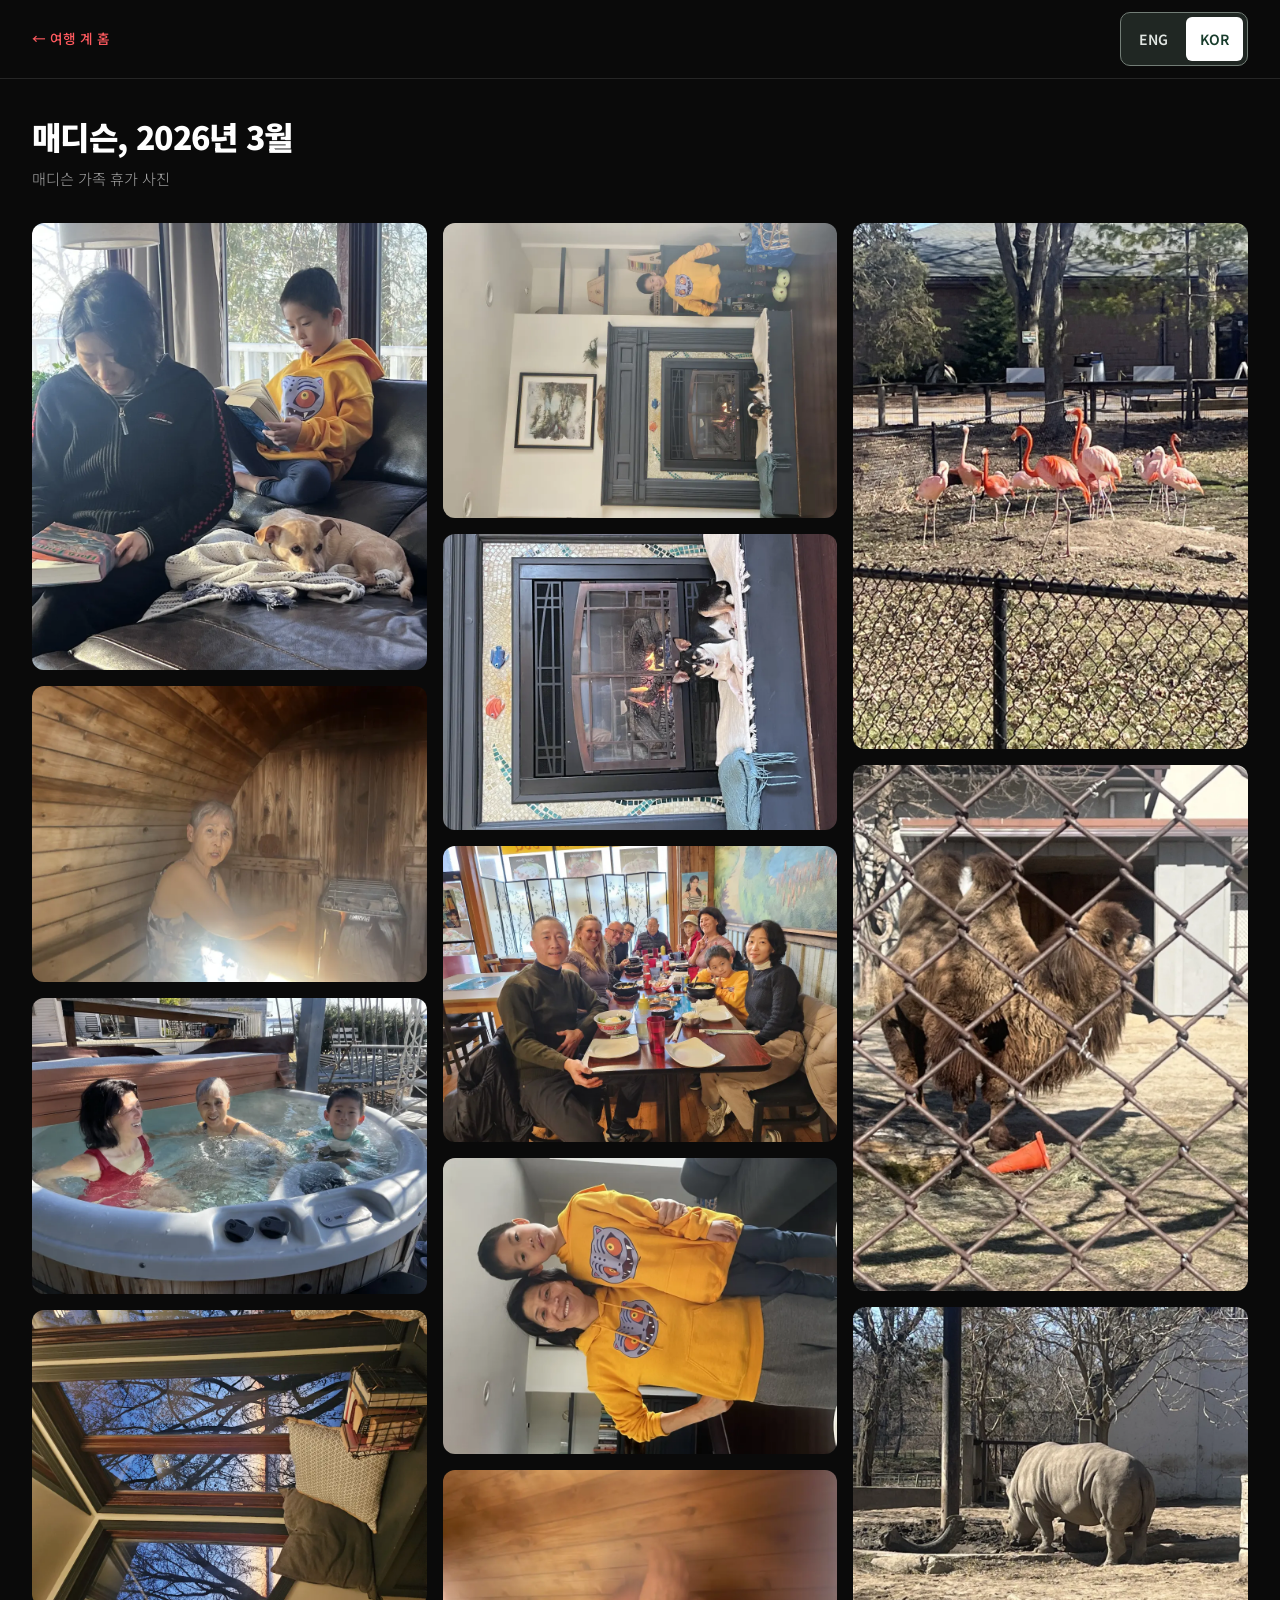
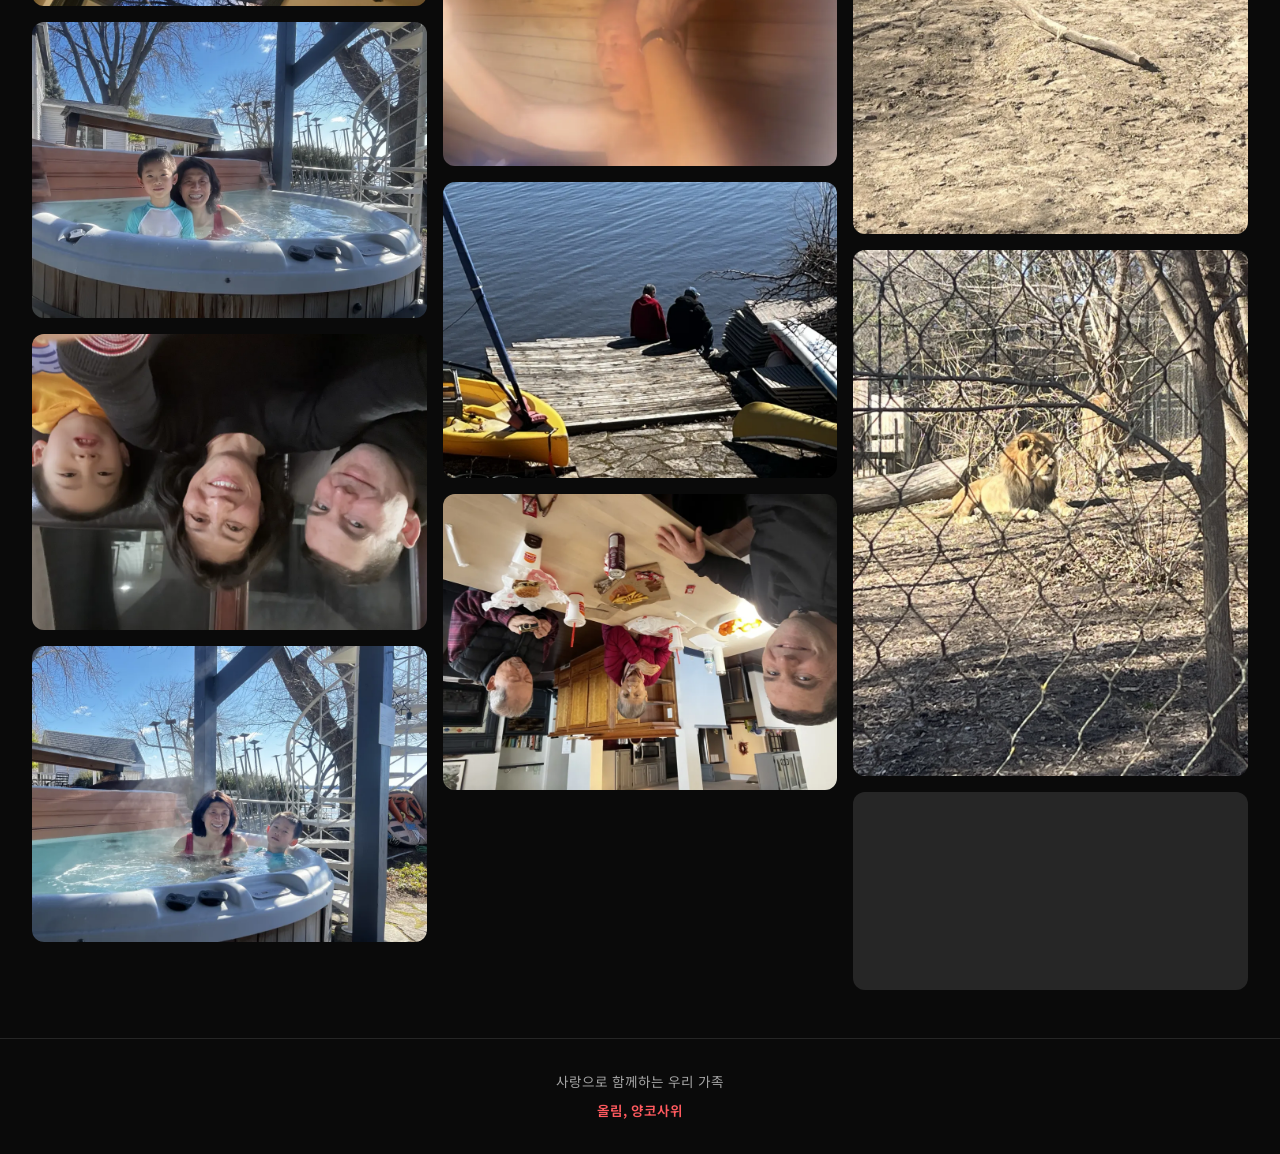
<file: madison-photos.html>
<!DOCTYPE html>
<html lang="ko">
<head>
  <script src="js/i18n.js?v=20261020-holy-hill"></script>
  <link rel="stylesheet" href="css/shared.css?v=20260913-lang1">
  <meta charset="UTF-8">
  <meta name="viewport" content="width=device-width, initial-scale=1.0">
  <title data-i18n="galleryPageTitle">매디슨 가족 사진</title>
  <link rel="apple-touch-icon" href="apple-touch-icon.png">
  <link rel="icon" type="image/png" href="apple-touch-icon.png">
  <!-- Open Graph / Link Preview -->
  <meta data-i18n-content="galleryPageTitle" property="og:title" content="Madison Photos - 매디슨 사진">
  <meta data-i18n-content="gallerySubtitle" property="og:description" content="매디슨 가족 휴가 사진 - March 2026">
  <meta property="og:image" content="https://omatty123.github.io/gye-travel-fund/assets/images/madison-photo-6.jpeg">
  <meta property="og:url" content="https://omatty123.github.io/gye-travel-fund/madison-photos.html">
  <meta property="og:type" content="website">

  <!-- Twitter Card -->
  <meta name="twitter:card" content="summary_large_image">
  <meta name="twitter:image" content="https://omatty123.github.io/gye-travel-fund/assets/images/madison-photo-6.jpeg">

  <link rel="preconnect" href="https://fonts.googleapis.com">
  <link rel="preconnect" href="https://fonts.gstatic.com" crossorigin>
  <link href="https://fonts.googleapis.com/css2?family=Noto+Sans+KR:wght@300;400;500;700;900&display=swap" rel="stylesheet">
  <style>
    :root {
      --black: #0a0a0a;
      --white: #ffffff;
      --gray-50: #fafafa;
      --gray-100: #f5f5f5;
      --gray-200: #e5e5e5;
      --gray-400: #a3a3a3;
      --gray-600: #525252;
      --gray-800: #262626;
      --coral: #ff5a5f;
      --coral-dark: #e04850;
      --forest: #008489;
    }

    * { margin: 0; padding: 0; box-sizing: border-box; }
    html { font-size: 16px; }

    body {
      font-family: 'Noto Sans KR', -apple-system, BlinkMacSystemFont, sans-serif;
      background: var(--black);
      color: var(--white);
      line-height: 1.6;
      min-height: 100vh;
    }

    .breadcrumb {
      background: var(--black);
      padding: 0.75rem 2rem;
      border-bottom: 1px solid var(--gray-800);
    }

    .breadcrumb a {
      color: var(--coral);
      text-decoration: none;
      font-size: 0.85rem;
      font-weight: 500;
    }

    .breadcrumb a:hover {
      text-decoration: underline;
    }

    .page-header {
      padding: 2rem 2rem 1rem;
      max-width: 1400px;
      margin: 0 auto;
    }

    .page-header h1 {
      font-size: 2rem;
      font-weight: 900;
      letter-spacing: -0.02em;
      margin-bottom: 0.25rem;
    }

    .page-header p {
      color: var(--gray-400);
      font-size: 0.95rem;
      font-weight: 300;
    }

    .photo-grid {
      max-width: 1400px;
      margin: 0 auto;
      padding: 1rem 2rem 3rem;
      columns: 3;
      column-gap: 1rem;
    }

    .photo-item {
      break-inside: avoid;
      margin-bottom: 1rem;
      border-radius: 12px;
      overflow: hidden;
      cursor: pointer;
      position: relative;
    }

    .photo-item img,
    .photo-item video {
      width: 100%;
      display: block;
      height: auto;
      transition: transform 0.3s ease, filter 0.3s ease;
    }

    .photo-item:hover img,
    .photo-item:hover video {
      transform: scale(1.02);
      filter: brightness(1.1);
    }

    /* Lightbox */
    .lightbox {
      display: none;
      position: fixed;
      inset: 0;
      background: rgba(0,0,0,0.95);
      z-index: 1000;
      align-items: center;
      justify-content: center;
    }

    .lightbox[open] {
      display: flex;
    }

    #lightbox-media {
      display: flex;
      align-items: center;
      justify-content: center;
    }

    #lightbox-media img {
      max-width: 90vw;
      max-height: 90vh;
      object-fit: contain;
      border-radius: 8px;
    }

    .lightbox-close {
      position: absolute;
      top: 1.5rem;
      right: 1.5rem;
      background: none;
      border: none;
      color: var(--white);
      font-size: 2rem;
      cursor: pointer;
      width: 48px;
      height: 48px;
      display: flex;
      align-items: center;
      justify-content: center;
      border-radius: 50%;
      transition: background 0.2s;
    }

    .lightbox-close:hover {
      background: rgba(255,255,255,0.1);
    }

    .lightbox-nav {
      position: absolute;
      top: 50%;
      transform: translateY(-50%);
      background: rgba(255,255,255,0.15);
      border: none;
      color: var(--white);
      font-size: 1.5rem;
      cursor: pointer;
      width: 48px;
      height: 48px;
      border-radius: 50%;
      display: flex;
      align-items: center;
      justify-content: center;
      transition: background 0.2s;
    }

    .lightbox-nav:hover {
      background: rgba(255,255,255,0.3);
    }

    .lightbox-prev { left: 1.5rem; }
    .lightbox-next { right: 1.5rem; }

    .lightbox-counter {
      position: absolute;
      bottom: 1.5rem;
      left: 50%;
      transform: translateX(-50%);
      color: var(--gray-400);
      font-size: 0.85rem;
      font-weight: 500;
    }

    .footer {
      text-align: center;
      padding: 2rem;
      color: var(--gray-600);
      font-size: 0.85rem;
      border-top: 1px solid var(--gray-800);
      max-width: 1400px;
      margin: 0 auto;
    }

    .footer .signature {
      margin-top: 0.5rem;
      font-weight: 600;
      color: var(--coral);
    }

    @media (max-width: 900px) {
      .photo-grid { columns: 2; }
    }

    @media (max-width: 600px) {
      .photo-grid {
        columns: 1;
        padding: 1rem;
      }
      .page-header {
        padding: 1.5rem 1rem 0.75rem;
      }
      .page-header h1 {
        font-size: 1.5rem;
      }
      .breadcrumb {
        padding: 0.75rem 1rem;
      }
    }
    .photo-item { display:block; width:100%; padding:0; border:0; background:#262626; color:white; }
    .photo-item:focus-visible, button:focus-visible, a:focus-visible { outline:3px solid #ffb400; outline-offset:4px; }
    dialog.lightbox { width:100vw; height:100vh; max-width:none; max-height:none; padding:0; margin:0; border:0; }
    dialog.lightbox::backdrop { background:rgba(0,0,0,.95); }
    .footer { color:var(--gray-400); }
    @media(prefers-reduced-motion:reduce) { .photo-item img,.photo-item video { transition:none; } .photo-item:hover img,.photo-item:hover video { transform:none; filter:none; } }
  </style>
</head>
<body>
  <nav class="breadcrumb">
    <a href="trip-archive.html#memories" data-i18n="back">← 여행 계 홈</a>
    <div class="language-switch" data-language-switch role="group" aria-label="언어 선택"><button type="button" data-language="en" lang="en" aria-label="English" aria-pressed="false">ENG</button><button type="button" data-language="ko" lang="ko" aria-label="한국어" aria-pressed="true">KOR</button></div>
  </nav>

  <div class="page-header">
    <h1 data-i18n="galleryTitle">매디슨, 2026년 3월</h1>
    <p data-i18n="gallerySubtitle">매디슨 가족 휴가 사진</p>
  </div>

  <main><div class="photo-grid" id="photo-grid"></div></main>

  <footer class="footer">
    <p data-i18n="footer">사랑으로 함께하는 우리 가족</p>
    <p class="signature" data-i18n="signature">올림, 양코사위</p>
  </footer>

  <!-- Lightbox -->
  <dialog class="lightbox" id="lightbox" aria-label="매디슨 가족 여행 사진" data-i18n-aria-label="galleryDialog">
    <button type="button" aria-label="사진 닫기" data-i18n-aria-label="closePhoto" class="lightbox-close" onclick="closeLightbox()">&times;</button>
    <button type="button" aria-label="이전 사진" data-i18n-aria-label="prevPhoto" class="lightbox-nav lightbox-prev" onclick="navLightbox(-1)">&lsaquo;</button>
    <div id="lightbox-media"></div>
    <button type="button" aria-label="다음 사진" data-i18n-aria-label="nextPhoto" class="lightbox-nav lightbox-next" onclick="navLightbox(1)">&rsaquo;</button>
    <div class="lightbox-counter" id="lightbox-counter" aria-live="polite"></div>
  </dialog>

  <script>
    var photos = [
      "assets/images/madison-photo-6.jpeg",
      "assets/images/IMG_2124.jpeg",
      "assets/images/IMG_2122.jpeg",
      "assets/images/madison-photo-4.jpeg",
      "assets/images/IMG_2119.jpeg",
      "assets/images/madison-photo-1.jpeg",
      "assets/images/IMG_2121.jpeg",
      "assets/images/madison-photo-5.jpeg",
      "assets/images/madison-photo-7.jpeg",
      "assets/images/madison-photo-3.jpeg",
      "assets/images/IMG_2107.jpeg",
      "assets/images/IMG_2125.jpeg",
      "assets/images/IMG_2130.jpeg",
      "assets/images/IMG_2132.jpeg",
      "assets/images/IMG_2134.jpeg",
      "assets/images/IMG_2135.jpeg",
      "assets/images/IMG_2136.jpeg",
      "assets/images/IMG_2137.jpeg",
      { type: "video", src: "assets/images/madison-video-1.mp4" }
    ];
    var photoDimensions = {
      "assets/images/madison-photo-6.jpeg": [
            1000,
            1133
      ],
      "assets/images/IMG_2124.jpeg": [
            1000,
            750
      ],
      "assets/images/IMG_2122.jpeg": [
            1000,
            750
      ],
      "assets/images/madison-photo-4.jpeg": [
            1000,
            750
      ],
      "assets/images/IMG_2119.jpeg": [
            1000,
            750
      ],
      "assets/images/madison-photo-1.jpeg": [
            1000,
            750
      ],
      "assets/images/IMG_2121.jpeg": [
            1000,
            750
      ],
      "assets/images/madison-photo-5.jpeg": [
            1000,
            750
      ],
      "assets/images/madison-photo-7.jpeg": [
            1000,
            750
      ],
      "assets/images/madison-photo-3.jpeg": [
            1000,
            750
      ],
      "assets/images/IMG_2107.jpeg": [
            1000,
            750
      ],
      "assets/images/IMG_2125.jpeg": [
            1000,
            750
      ],
      "assets/images/IMG_2130.jpeg": [
            1000,
            750
      ],
      "assets/images/IMG_2132.jpeg": [
            1000,
            750
      ],
      "assets/images/IMG_2134.jpeg": [
            1000,
            1334
      ],
      "assets/images/IMG_2135.jpeg": [
            1000,
            1334
      ],
      "assets/images/IMG_2136.jpeg": [
            1000,
            1334
      ],
      "assets/images/IMG_2137.jpeg": [
            1000,
            1334
      ]
};
    var currentIdx = 0;
    var previousFocus = null;

    function galleryLabel(item, i) {
      var label = I18n.t(typeof item === "string" ? "photo" : "video") + " " + (i + 1);
      return I18n.language === "ko" ? "매디슨 여행 " + label + " 크게 보기" : "Open Madison " + label.toLowerCase();
    }
    document.addEventListener("languagechange", function() {
      document.querySelectorAll(".photo-item").forEach(function(button, i) {
        button.setAttribute("aria-label", galleryLabel(photos[i], i));
        var img = button.querySelector("img");
        if (img) img.alt = I18n.t("galleryTitle") + " · " + I18n.t("photo") + " " + (i + 1);
      });
    });
    // Build grid
    var grid = document.getElementById("photo-grid");
    photos.forEach(function(item, i) {
      var div = document.createElement("button");
      div.type = "button";
      div.setAttribute("aria-label", galleryLabel(item, i));
      div.className = "photo-item";
      div.onclick = function() { openLightbox(i); };
      if (typeof item === "string") {
        var img = document.createElement("img");
        img.src = "assets/optimized/" + item.split("/").pop().replace(/\.(jpe?g|png)$/i, ".webp");
        img.alt = I18n.t("galleryTitle") + " · " + I18n.t("photo") + " " + (i + 1);
        img.width = photoDimensions[item][0];
        img.height = photoDimensions[item][1];
        img.decoding = "async";
        img.loading = "lazy";
        div.appendChild(img);
      } else {
        var vid = document.createElement("video");
        vid.src = item.src;
        vid.preload = "metadata";
        vid.muted = true;
        vid.playsInline = true;
        div.appendChild(vid);
      }
      grid.appendChild(div);
    });

    function getSrc(item) { return typeof item === "string" ? item : item.src; }
    function isVideo(item) { return typeof item !== "string"; }

    function openLightbox(i) {
      previousFocus = document.activeElement;
      currentIdx = i;
      var lb = document.getElementById("lightbox");
      showLightboxItem(i);
      document.getElementById("lightbox-counter").textContent = (i + 1) + " / " + photos.length;
      lb.showModal();
      document.body.style.overflow = "hidden";
    }

    function showLightboxItem(i) {
      var container = document.getElementById("lightbox-media");
      var item = photos[i];
      container.innerHTML = "";
      if (isVideo(item)) {
        var vid = document.createElement("video");
        vid.src = item.src;
        vid.autoplay = true;
        vid.loop = true;
        vid.controls = true;
        vid.playsInline = true;
        vid.style.maxWidth = "90vw";
        vid.style.maxHeight = "90vh";
        vid.style.borderRadius = "8px";
        container.appendChild(vid);
      } else {
        var img = document.createElement("img");
        img.src = item;
        img.alt = I18n.t("galleryTitle") + " · " + I18n.t("photo") + " " + (i + 1);
        container.appendChild(img);
      }
      document.getElementById("lightbox-counter").textContent = (i + 1) + " / " + photos.length;
    }

    function closeLightbox() {
      document.getElementById("lightbox").close();
    }
    document.getElementById("lightbox").addEventListener("close", function() {
      var video = this.querySelector("video");
      if (video) video.pause();
      document.getElementById("lightbox-media").innerHTML = "";
      document.body.style.overflow = "";
      if (previousFocus) previousFocus.focus();
    });

    function navLightbox(dir) {
      currentIdx += dir;
      if (currentIdx < 0) currentIdx = photos.length - 1;
      if (currentIdx >= photos.length) currentIdx = 0;
      showLightboxItem(currentIdx);
    }

    document.getElementById("lightbox").addEventListener("click", function(e) {
      if (e.target === this) closeLightbox();
    });

    document.addEventListener("keydown", function(e) {
      if (!document.getElementById("lightbox").open || e.target.tagName === "VIDEO") return;

      if (e.key === "ArrowLeft") navLightbox(-1);
      if (e.key === "ArrowRight") navLightbox(1);
    });
  </script>
</body>
</html>
</file>
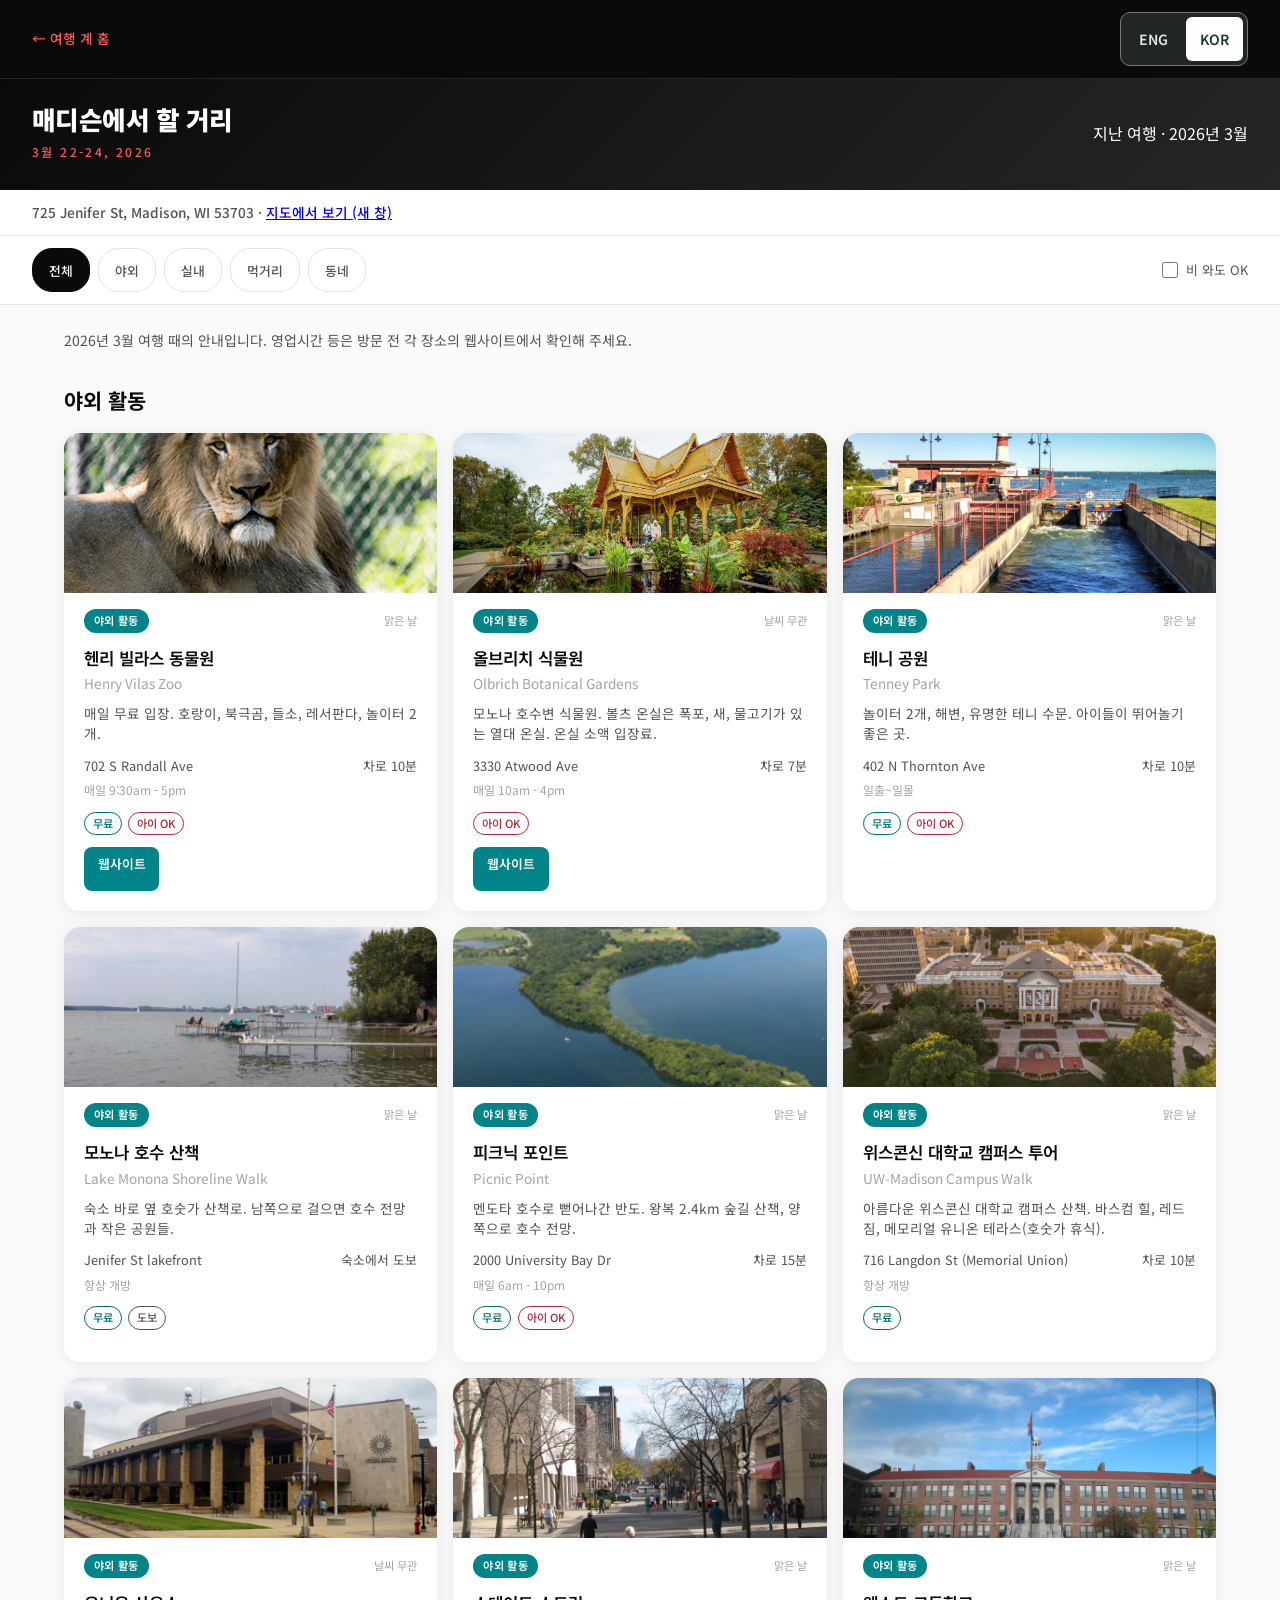
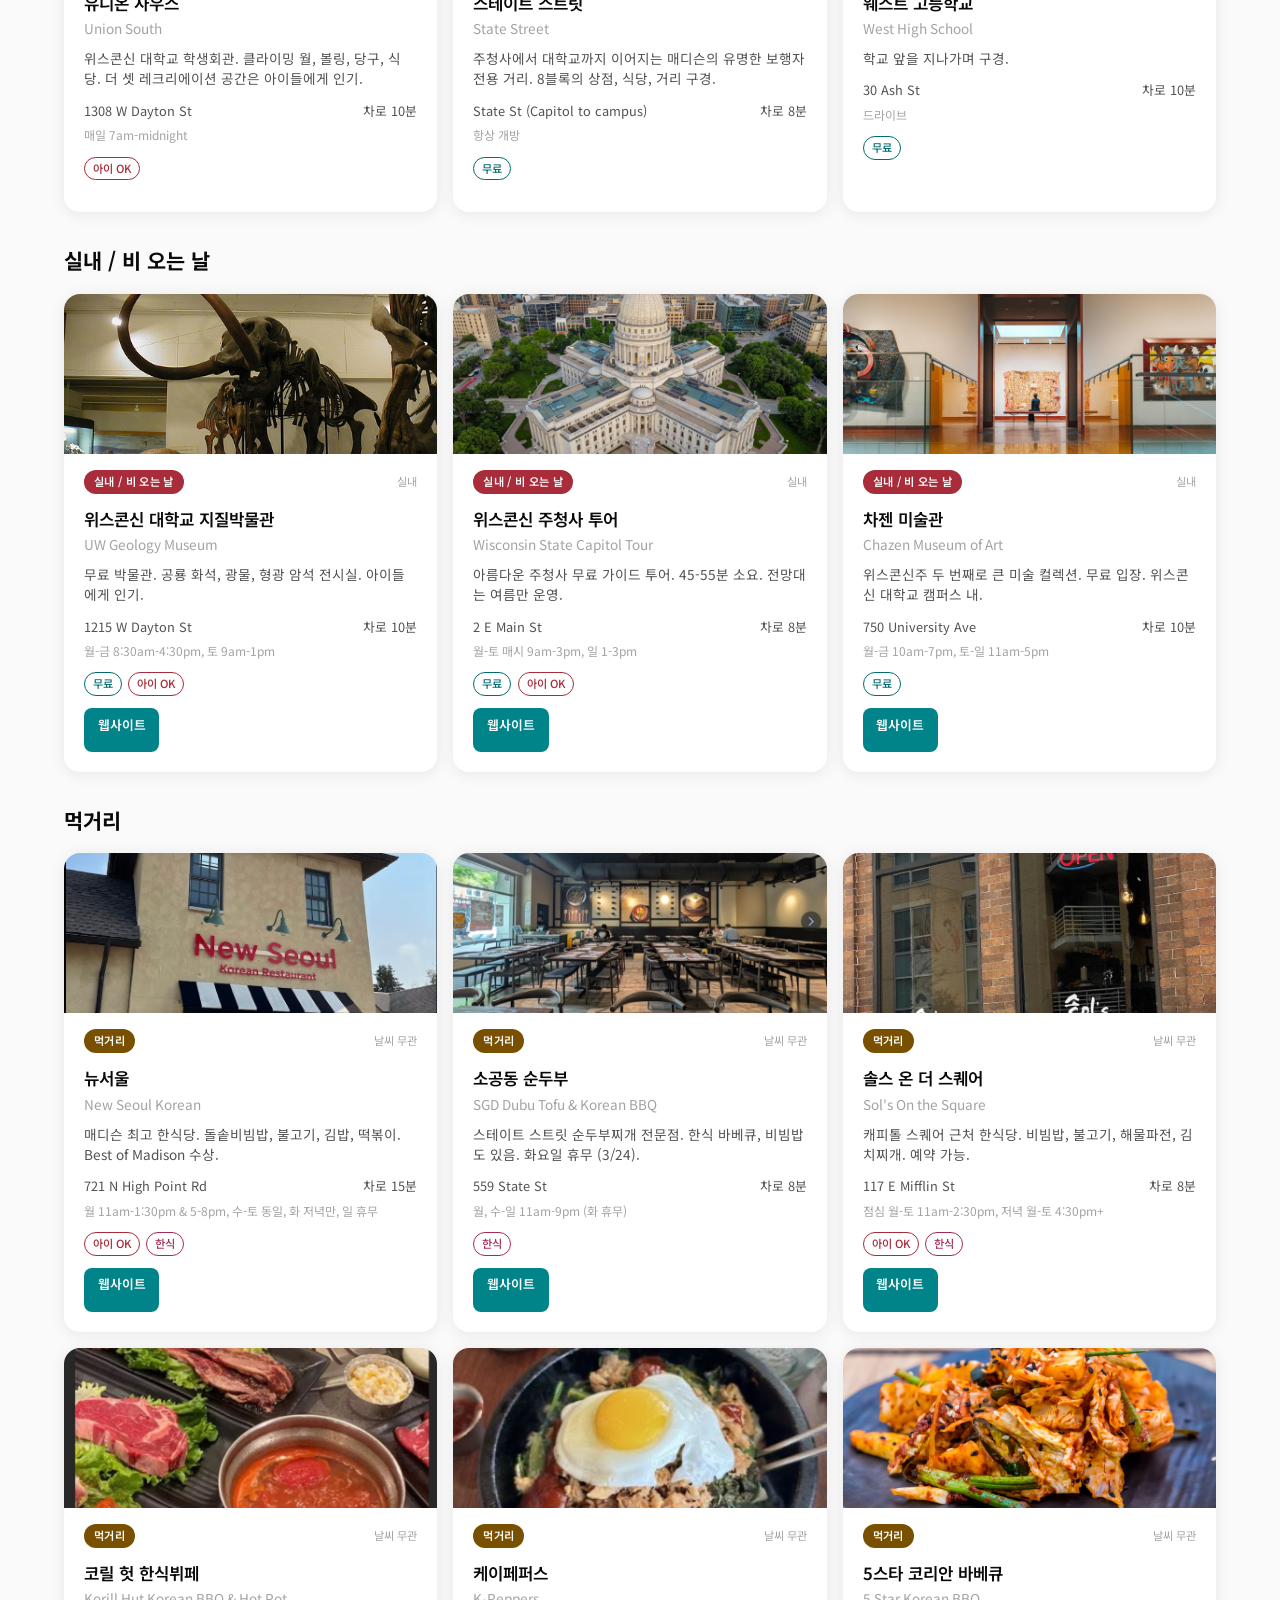
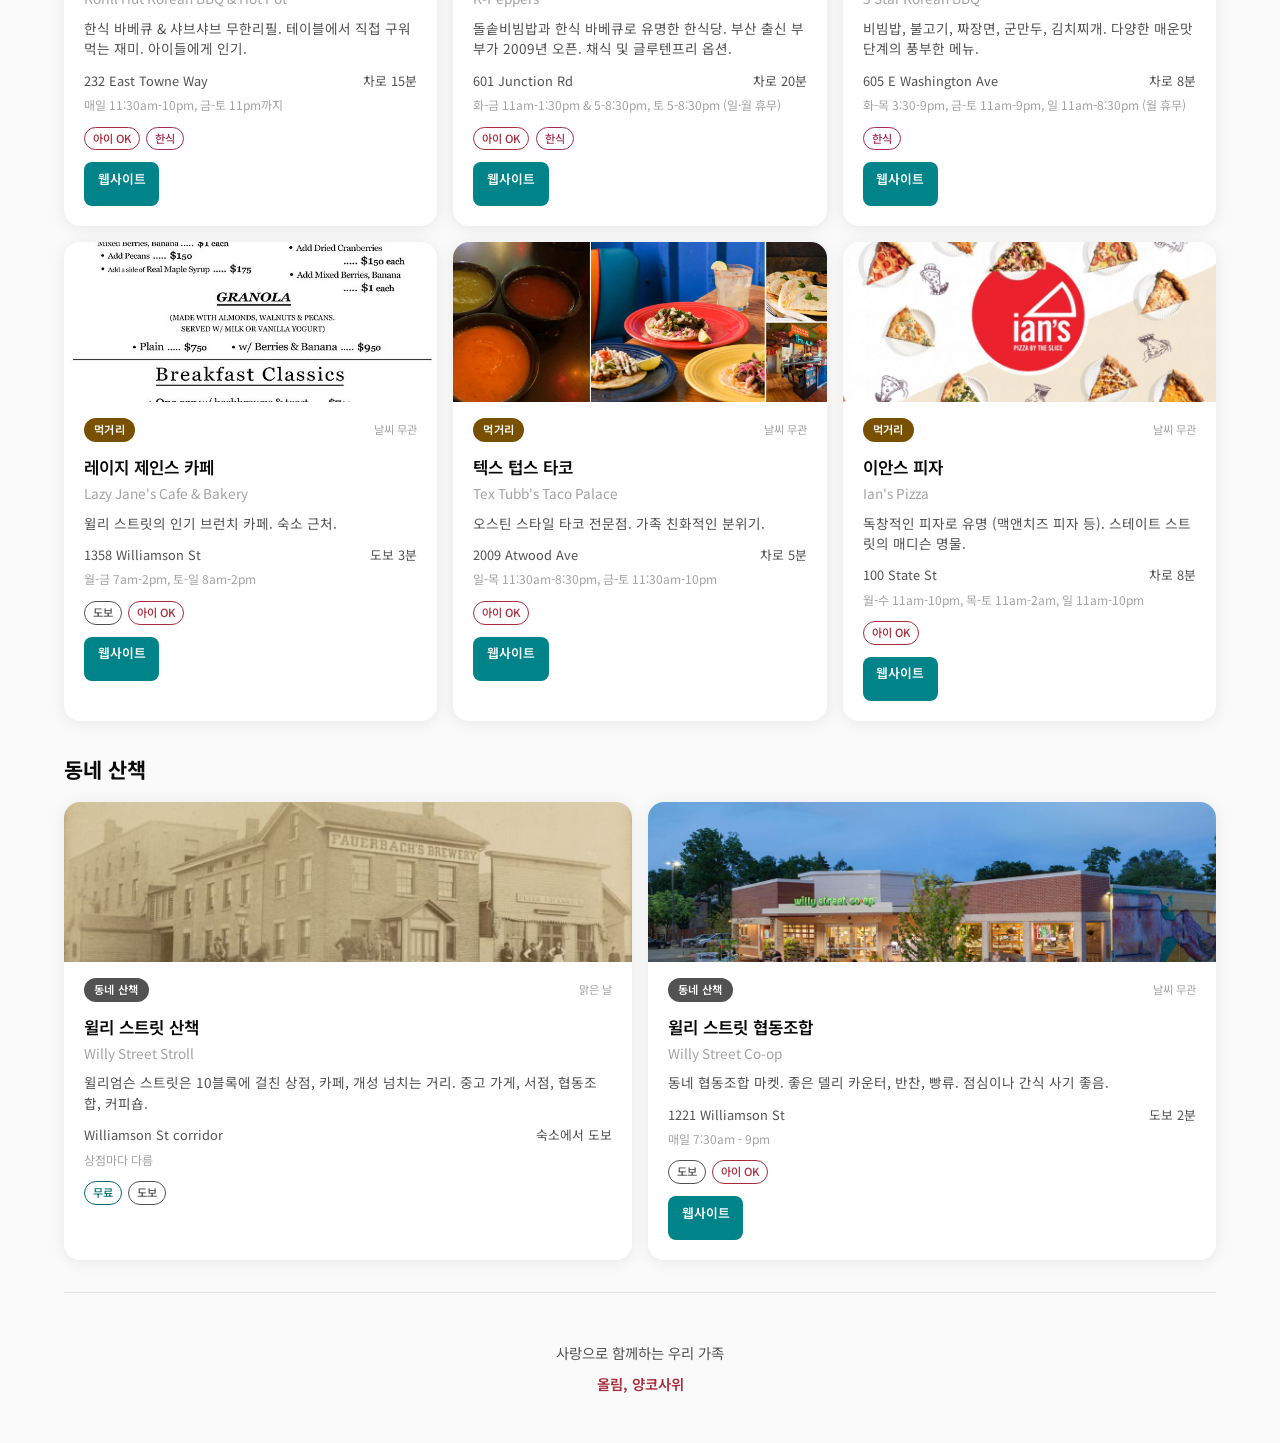
<file: madison.html>
<!DOCTYPE html>
<html lang="ko">
<head>
  <script src="js/i18n.js?v=20261020-holy-hill"></script>
  <link rel="stylesheet" href="css/shared.css?v=20260913-lang1">
  <meta charset="UTF-8">
  <meta name="viewport" content="width=device-width, initial-scale=1.0">
  <title data-i18n="guidePageTitle">매디슨에서 할 거리</title>
  <link rel="apple-touch-icon" href="apple-touch-icon.png">
  <link rel="icon" type="image/png" href="apple-touch-icon.png">
  <link rel="preconnect" href="https://fonts.googleapis.com">
  <link rel="preconnect" href="https://fonts.gstatic.com" crossorigin>
  <link href="https://fonts.googleapis.com/css2?family=Noto+Sans+KR:wght@300;400;500;700;900&display=swap" rel="stylesheet">
  <link rel="stylesheet" href="css/style.css?v=20260913-audit">
</head>
<body>
  <!-- Breadcrumb -->
  <nav class="breadcrumb">
    <a href="trip-archive.html#memories" data-i18n="back">← 여행 계 홈</a>
    <div class="language-switch" data-language-switch role="group" aria-label="언어 선택"><button type="button" data-language="en" lang="en" aria-label="English" aria-pressed="false">ENG</button><button type="button" data-language="ko" lang="ko" aria-label="한국어" aria-pressed="true">KOR</button></div>
  </nav>

  <!-- Hero -->
  <header class="madison-hero">
    <div class="madison-hero-row">
      <div class="madison-hero-left">
        <h1 id="hero-title">매디슨에서 할 거리</h1>
        <p class="hero-tag">3월 22-24, 2026</p>
      </div>
      <div class="madison-hero-right">
        <div class="madison-weather-widget" id="weather-widget">
          <span id="archive-note">지난 여행 · 2026년 3월</span>
        </div>

      </div>
    </div>
  </header>

  <!-- Map -->
  <section class="map-section">
    <div class="map-address"><span>725 Jenifer St, Madison, WI 53703</span> · <a id="map-link" href="https://maps.google.com/?q=725+Jenifer+St+Madison+WI+53703" target="_blank" rel="noopener noreferrer">지도에서 보기 (새 창)</a></div>
  </section>

  <!-- Filter Bar -->
  <div class="filter-bar">
    <div class="filter-pills">
      <button type="button" aria-pressed="true" class="filter-pill active" data-category="all">All</button>
      <button type="button" aria-pressed="false" class="filter-pill" data-category="outdoor">Outdoors</button>
      <button type="button" aria-pressed="false" class="filter-pill" data-category="indoor">Indoors</button>
      <button type="button" aria-pressed="false" class="filter-pill" data-category="food">Food</button>
      <button type="button" aria-pressed="false" class="filter-pill" data-category="neighborhood">Neighborhood</button>
    </div>
    <label class="weather-toggle">
      <input type="checkbox" id="rainy-toggle">
      <span id="rainy-label">비 와도 OK</span>
    </label>
  </div>

  <!-- Activities -->
  <main class="container">
    <p class="archive-context">2026년 3월 여행 때의 안내입니다. 영업시간 등은 방문 전 각 장소의 웹사이트에서 확인해 주세요.</p>
    <div id="activity-container"></div>

    <footer class="footer">
      <p data-i18n="footer">사랑으로 함께하는 우리 가족</p>
      <p class="signature" data-i18n="signature">올림, 양코사위</p>
    </footer>
  </main>

  <script src="js/madison.js?v=20260913-lang1"></script>
</body>
</html>
</file>
<file: css/shared.css>
/* Shared controls stay visible and consistent on all three pages. */
.language-switch{display:inline-flex;align-items:center;gap:4px;padding:4px;border:1px solid #737e77;border-radius:10px;flex-shrink:0;background:#202723;color:#fff}
.language-switch button{font:600 14px/1.2 'Noto Sans KR',sans-serif;min-width:54px;min-height:44px;padding:10px 14px;border:0;border-radius:6px;background:transparent;color:#e1e7e3;cursor:pointer}
.language-switch button[aria-pressed="true"]{background:#fff;color:#183c2c}
.language-switch button:hover{box-shadow:inset 0 0 0 1px #dce6df}
.language-switch button:focus-visible{outline:3px solid #ffd077;outline-offset:2px}
.breadcrumb{display:flex;align-items:center;justify-content:space-between;gap:16px;flex-wrap:wrap}
.hero-actions{display:flex;align-items:flex-end;flex-direction:column;gap:10px}
@media(max-width:850px){.hero-actions{width:100%;align-items:flex-start;flex-direction:row;justify-content:space-between;flex-wrap:wrap}.hero-actions nav{order:-1}.breadcrumb{padding-inline:18px!important}}
</file>
<file: css/style.css>
/* Modern Travel Site Styles */
:root {
  --black: #0a0a0a;
  --white: #ffffff;
  --gray-50: #fafafa;
  --gray-100: #f5f5f5;
  --gray-200: #e5e5e5;
  --gray-400: #a3a3a3;
  --gray-600: #525252;
  --gray-800: #262626;
  --coral: #ff5a5f;
  --coral-dark: #e04850;
  --forest: #008489;
  --forest-dark: #006c70;
  --gold: #ffb400;
}

* {
  margin: 0;
  padding: 0;
  box-sizing: border-box;
}

html {
  font-size: 16px;
  scroll-behavior: smooth;
}

body {
  font-family: 'Noto Sans KR', -apple-system, BlinkMacSystemFont, sans-serif;
  background: var(--gray-50);
  color: var(--gray-800);
  line-height: 1.6;
}

/* Hero Header */
.hero-header {
  background: linear-gradient(135deg, var(--black) 0%, var(--gray-800) 100%);
  color: var(--white);
  padding: 2rem 0;
}

.hero-left {
  text-align: left;
  padding-left: 8rem;
}

.hero-tag {
  font-size: 0.75rem;
  text-transform: uppercase;
  letter-spacing: 0.2em;
  color: var(--coral);
  margin-bottom: 0.5rem;
  font-weight: 500;
}

.hero-header h1 {
  font-size: 2.5rem;
  font-weight: 900;
  margin-bottom: 0.5rem;
  letter-spacing: -0.02em;
}

.hero-subtitle {
  font-size: 1.1rem;
  color: var(--gray-400);
  font-weight: 300;
  margin-bottom: 1.5rem;
}

.hero-layout {
  display: flex;
  justify-content: space-between;
  align-items: flex-start;
  max-width: 100%;
  padding: 0 2rem;
}

.hero-stats {
  display: flex;
  flex-direction: row;
  gap: 2rem;
}

.hero-ledger {
  background: rgba(255,255,255,0.1);
  border-radius: 8px;
  padding: 0.5rem;
  max-height: 300px;
  overflow-y: auto;
}

.hero-ledger table {
  font-size: 0.7rem;
  color: var(--white);
}

.hero-ledger th {
  color: var(--gray-400);
  border-bottom: 1px solid rgba(255,255,255,0.2);
  padding: 0.3rem 0.4rem;
  font-size: 0.6rem;
}

.hero-ledger td {
  padding: 0.25rem 0.4rem;
  border-bottom: 1px solid rgba(255,255,255,0.1);
}

.hero-ledger .month-cell {
  color: var(--gray-400);
}

.hero-ledger .check {
  color: #4ade80;
}

.hero-ledger .running-total {
  color: #4ade80;
}

.hero-ledger .interest-row {
  background: transparent !important;
}

.hero-ledger .interest-row td {
  color: var(--white) !important;
}

.hero-ledger .expense-row {
  background: transparent !important;
}

.hero-ledger .expense-row td {
  color: var(--white) !important;
}

.hero-ledger .expense-row .expense {
  color: var(--coral) !important;
}

.hero-ledger .final-row {
  background: rgba(255,255,255,0.1);
}

.hero-ledger .final-total {
  color: var(--gold);
}

.hero-stat {
  display: flex;
  flex-direction: column;
  align-items: center;
}

.stat-value {
  font-size: 2rem;
  font-weight: 700;
  color: var(--white);
}

.stat-label {
  font-size: 0.8rem;
  color: var(--gray-400);
  text-transform: uppercase;
  letter-spacing: 0.1em;
}

.receipt-note {
  margin: 1rem 0 0;
  color: var(--gray-400);
  font-size: 0.8rem;
  line-height: 1.7;
}

/* Container */
.container {
  max-width: 1200px;
  margin: 0 auto;
  padding: 0 1.5rem;
}

/* Section Headers */
.section-header {
  margin: 3rem 0 1.5rem;
  display: flex;
  align-items: baseline;
  gap: 0.75rem;
}

.section-header h2 {
  font-size: 1.75rem;
  font-weight: 700;
  color: var(--black);
  letter-spacing: -0.02em;
}

.section-header p {
  font-size: 0.9rem;
  color: var(--gray-600);
}

/* Featured Trips - Modern Card Grid */
.featured-trips {
  margin-top: -2rem;
}

.trip-cards {
  display: grid;
  grid-template-columns: repeat(auto-fit, minmax(min(340px, 100%), 1fr));
  gap: 1.5rem;
}

/* Trip Wrapper */
.trip-wrapper {
  display: flex;
  flex-direction: column;
}

.trip-month-title {
  font-size: 2rem;
  font-weight: 900;
  letter-spacing: 0.05em;
  color: var(--black);
  margin-bottom: 0.75rem;
}

/* Trip Card - Airbnb Style */
.trip-card {
  background: var(--white);
  border-radius: 16px;
  overflow: hidden;
  box-shadow: 0 2px 16px rgba(0,0,0,0.08);
  transition: all 0.3s ease;
}

.trip-card:hover {
  transform: translateY(-4px);
  box-shadow: 0 12px 40px rgba(0,0,0,0.15);
}

.trip-card.upcoming {
  border: 2px solid var(--coral);
}

/* Image Carousel */
.trip-image-container {
  position: relative;
  aspect-ratio: 1/1;
  overflow: hidden;
}

.trip-images {
  display: flex;
  transition: transform 0.4s ease;
  height: 100%;
}

.trip-images img {
  width: 100%;
  height: 100%;
  object-fit: contain;
  background: var(--gray-100);
}

.image-nav {
  position: absolute;
  top: 50%;
  transform: translateY(-50%);
  width: 32px;
  height: 32px;
  background: var(--white);
  border: none;
  border-radius: 50%;
  cursor: pointer;
  display: flex;
  align-items: center;
  justify-content: center;
  box-shadow: 0 2px 8px rgba(0,0,0,0.2);
  opacity: 0;
  transition: opacity 0.2s;
  font-size: 14px;
}

.trip-card:hover .image-nav {
  opacity: 1;
}

.image-nav:hover {
  transform: translateY(-50%) scale(1.1);
}

.image-nav.prev { left: 12px; }
.image-nav.next { right: 12px; }

.image-dots {
  position: absolute;
  bottom: 12px;
  left: 50%;
  transform: translateX(-50%);
  display: flex;
  gap: 6px;
}

.image-dot {
  width: 6px;
  height: 6px;
  border-radius: 50%;
  background: rgba(255,255,255,0.5);
  transition: all 0.2s;
}

.image-dot.active {
  background: var(--white);
  transform: scale(1.2);
}

/* Trip Badge */
.trip-badge {
  position: absolute;
  top: 12px;
  left: 12px;
  padding: 6px 12px;
  border-radius: 20px;
  font-size: 0.75rem;
  font-weight: 600;
  text-transform: uppercase;
  letter-spacing: 0.05em;
}

.trip-badge.upcoming {
  background: var(--coral);
  color: var(--white);
}

.trip-badge.completed {
  background: var(--forest);
  color: var(--white);
}

/* Trip Content */
.trip-content {
  padding: 1.25rem;
}

.trip-header-row {
  display: flex;
  justify-content: space-between;
  align-items: flex-start;
  margin-bottom: 0.5rem;
}

.trip-header-line {
  display: flex;
  justify-content: space-between;
  align-items: baseline;
  gap: 1rem;
  margin-bottom: 0.25rem;
}

.trip-title {
  font-size: 1.1rem;
  font-weight: 600;
  color: var(--black);
}

.trip-date {
  font-size: 0.9rem;
  font-weight: 500;
  color: var(--gray-600);
  white-space: nowrap;
}

.trip-info {
  font-size: 0.9rem;
  color: var(--gray-600);
  margin-bottom: 0.75rem;
}

.trip-rating {
  display: flex;
  align-items: center;
  gap: 4px;
  font-size: 0.9rem;
  font-weight: 500;
}

.trip-rating::before {
  content: "★";
  color: var(--black);
}

.trip-location {
  font-size: 0.9rem;
  color: var(--gray-600);
  margin-bottom: 0.25rem;
}

.trip-dates {
  font-size: 0.85rem;
  color: var(--gray-400);
  margin-bottom: 1rem;
}

.trip-details {
  display: flex;
  flex-wrap: wrap;
  gap: 0.5rem;
  margin-bottom: 1rem;
}

.trip-detail-tag {
  background: var(--gray-100);
  padding: 4px 10px;
  border-radius: 20px;
  font-size: 0.75rem;
  color: var(--gray-600);
}

.trip-price {
  font-size: 1rem;
  color: var(--black);
  border-top: 1px solid var(--gray-200);
  padding-top: 1rem;
}

.trip-price strong {
  font-weight: 700;
}

.airbnb-link {
  display: inline-block;
  margin-top: 0.75rem;
  padding: 0.5rem 1rem;
  background: var(--coral);
  color: var(--white);
  text-decoration: none;
  border-radius: 8px;
  font-size: 0.85rem;
  font-weight: 600;
  transition: background 0.2s;
}

.airbnb-link:hover {
  background: var(--coral-dark);
}

/* Map Container */
.trip-map {
  margin-top: 1rem;
  border-radius: 12px;
  overflow: hidden;
  border: 1px solid var(--gray-200);
}

.trip-map iframe {
  width: 100%;
  height: 200px;
  border: none;
}

.trip-address {
  padding: 0.75rem 1rem;
  background: var(--gray-50);
  font-size: 0.8rem;
  color: var(--gray-600);
  display: flex;
  align-items: center;
  gap: 0.5rem;
}

.trip-address::before {
  content: "📍";
}

/* Activities Section */
.trip-activities {
  margin-top: 1rem;
  padding: 0.75rem 1rem;
  background: var(--gray-50);
  border-radius: 8px;
  font-size: 0.85rem;
  color: var(--gray-700);
  line-height: 1.5;
}

.trip-activities a {
  color: var(--forest);
  text-decoration: none;
}

.trip-activities a:hover {
  text-decoration: underline;
}

/* Memories Section */
.trip-memories {
  margin-top: 1rem;
  padding: 1rem;
  background: var(--gray-50);
  border-radius: 12px;
  font-size: 0.9rem;
  color: var(--gray-600);
  font-style: italic;
}

/* Fund Ledger */
.ledger {
  margin-bottom: 3rem;
}

.table-wrapper {
  background: var(--white);
  border-radius: 12px;
  padding: 1rem;
  box-shadow: 0 1px 8px rgba(0,0,0,0.06);
  overflow-x: auto;
  max-width: 500px;
  margin: 0 auto;
}

table {
  width: 100%;
  border-collapse: collapse;
  font-size: 0.8rem;
}

th, td {
  padding: 0.5rem 0.4rem;
  text-align: center;
}

th {
  font-weight: 600;
  color: var(--gray-600);
  border-bottom: 1px solid var(--gray-200);
  font-size: 0.7rem;
  text-transform: uppercase;
  letter-spacing: 0.03em;
}

td {
  border-bottom: 1px solid var(--gray-100);
}

tr:last-child td {
  border-bottom: none;
}

.month-cell {
  font-weight: 500;
  color: var(--gray-800);
  text-align: left;
  font-size: 0.75rem;
}

.check {
  color: var(--forest);
  font-size: 0.9rem;
  font-weight: bold;
}

.pending {
  color: var(--gray-400);
  font-size: 0.85rem;
}

.running-total {
  font-weight: 600;
  color: var(--forest);
  font-variant-numeric: tabular-nums;
  font-size: 0.75rem;
}

.interest-row {
  background: #f8fdf9;
}

.expense-row {
  background: #fefafa;
}

.expense {
  color: var(--coral) !important;
}

.final-row {
  background: var(--black);
}

.final-row td {
  color: var(--white);
  border-bottom: none;
  font-weight: 600;
}

.final-total {
  color: var(--gold) !important;
  font-size: 0.85rem;
}

/* Footer */
.footer {
  text-align: center;
  padding: 3rem 0;
  color: var(--gray-600);
  font-size: 0.9rem;
  border-top: 1px solid var(--gray-200);
}

.signature {
  margin-top: 0.5rem;
  font-weight: 600;
  color: var(--coral);
}

/* Mobile Ledger Section - hidden on desktop */
.mobile-ledger-section {
  display: none;
}

/* Responsive - Mobile */
@media (max-width: 768px) {
  /* Show mobile ledger section */
  .mobile-ledger-section {
    display: block;
    background: var(--white);
    padding: 1.5rem 1rem;
    border-bottom: 1px solid var(--gray-200);
  }

  .mobile-ledger-section h3 {
    font-size: 1rem;
    font-weight: 600;
    color: var(--gray-600);
    margin-bottom: 1rem;
    text-transform: uppercase;
    letter-spacing: 0.05em;
  }

  .mobile-ledger-wrapper {
    overflow-x: auto;
    -webkit-overflow-scrolling: touch;
  }

  .mobile-ledger-wrapper table {
    width: 100%;
    min-width: 340px;
    font-size: 0.85rem;
  }

  .mobile-ledger-wrapper th {
    font-size: 0.7rem;
    padding: 0.5rem 0.4rem;
    text-align: center;
    color: var(--gray-600);
    border-bottom: 2px solid var(--gray-200);
    white-space: nowrap;
  }

  .mobile-ledger-wrapper td {
    padding: 0.45rem 0.4rem;
    text-align: center;
    border-bottom: 1px solid var(--gray-100);
  }

  .mobile-ledger-wrapper .month-cell {
    text-align: left;
    white-space: nowrap;
    font-weight: 500;
  }

  .mobile-ledger-wrapper .check {
    color: var(--forest);
    font-weight: bold;
  }

  .mobile-ledger-wrapper .pending {
    color: var(--gray-400);
  }

  .mobile-ledger-wrapper .running-total {
    color: var(--forest);
    font-weight: 600;
  }

  .mobile-ledger-wrapper .interest-row {
    background: #f0fdf4;
  }

  .mobile-ledger-wrapper .expense-row {
    background: #fef2f2;
  }

  .mobile-ledger-wrapper .expense {
    color: var(--coral);
  }

  .mobile-ledger-wrapper .final-row {
    background: var(--gray-800);
  }

  .mobile-ledger-wrapper .final-row td {
    color: var(--white);
    font-weight: 600;
  }

  .mobile-ledger-wrapper .final-total {
    color: var(--gold) !important;
  }
  /* Hero - stack vertically */
  .hero-header {
    padding: 2rem 1rem;
  }

  .hero-layout {
    display: flex !important;
    flex-direction: column !important;
    padding: 0;
    gap: 2rem;
  }

  .hero-left {
    padding-left: 0;
    text-align: center;
    width: 100%;
  }

  .hero-header h1 {
    font-size: 2rem;
  }

  .hero-subtitle {
    font-size: 1rem;
    margin-bottom: 1.5rem;
  }

  .hero-stats {
    justify-content: center;
    gap: 3rem;
  }

  .stat-value {
    font-size: 2rem;
  }

  /* Hide ledger in hero on mobile - too cramped */
  .hero-ledger {
    display: none;
  }

  /* Trip cards */
  .trip-cards {
    grid-template-columns: 1fr;
  }

  .trip-month-title {
    font-size: 1.5rem;
  }

  .trip-header-line {
    flex-direction: column;
    gap: 0.25rem;
  }

  .trip-date {
    font-size: 0.85rem;
  }

  /* Image nav - always visible for touch */
  .image-nav {
    opacity: 0.9;
  }

  .section-header {
    margin: 2rem 0 1rem;
    flex-direction: column;
    gap: 0.25rem;
  }

  .footer {
    padding: 2rem 1rem;
  }

  /* Madison page mobile */
  .madison-hero {
    padding: 1rem;
  }

  .madison-hero-row {
    flex-direction: column;
    align-items: flex-start;
    gap: 0.5rem;
  }

  .madison-hero h1 {
    font-size: 1.2rem;
  }

  .madison-weather-widget {
    text-align: left;
  }

  .weather-temp {
    font-size: 1.4rem;
    display: inline;
    margin-right: 0.5rem;
  }

  .weather-desc {
    display: inline;
  }

  .breadcrumb {
    padding: 0.75rem 1rem;
  }

  .map-section iframe {
    height: 200px;
  }

  .map-address {
    padding: 0.75rem 1rem;
  }

  .filter-bar {
    flex-direction: column;
    align-items: flex-start;
    padding: 0.75rem 1rem;
    gap: 0.5rem;
  }

  .filter-pills {
    width: 100%;
    padding-bottom: 0.25rem;
  }

  .activity-grid {
    grid-template-columns: 1fr;
  }
}

/* Things to Do Link on Trip Card */
.things-to-do-link {
  display: inline-block;
  margin-top: 0.5rem;
  margin-left: 0.75rem;
  padding: 0.5rem 1rem;
  background: var(--forest);
  color: var(--white);
  text-decoration: none;
  border-radius: 8px;
  font-size: 0.85rem;
  font-weight: 600;
  transition: background 0.2s;
}

.things-to-do-link:hover {
  background: var(--forest-dark);
}

.photos-link {
  display: inline-block;
  margin-top: 0.5rem;
  margin-left: 0.75rem;
  padding: 0.5rem 1rem;
  background: var(--gray-800);
  color: var(--white);
  text-decoration: none;
  border-radius: 8px;
  font-size: 0.85rem;
  font-weight: 600;
  transition: background 0.2s;
}

.photos-link:hover {
  background: var(--black);
}

/* ========================================
   MADISON PAGE
   ======================================== */

/* Breadcrumb */
.breadcrumb {
  background: var(--black);
  padding: 0.75rem 2rem;
  border-bottom: 1px solid var(--gray-800);
}

.breadcrumb a {
  color: var(--coral);
  text-decoration: none;
  font-size: 0.85rem;
  font-weight: 500;
}

.breadcrumb a:hover {
  text-decoration: underline;
}

/* Madison Hero */
.madison-hero {
  background: linear-gradient(135deg, var(--black) 0%, var(--gray-800) 100%);
  color: var(--white);
  padding: 1.25rem 2rem;
  position: sticky;
  top: 0;
  z-index: 100;
}

.madison-hero-row {
  display: flex;
  justify-content: space-between;
  align-items: center;
  gap: 1.5rem;
}

.madison-hero h1 {
  font-size: 1.6rem;
  font-weight: 900;
  letter-spacing: -0.02em;
  margin-bottom: 0.15rem;
}

.madison-subtitle {
  font-size: 0.95rem;
  color: var(--gray-400);
  font-weight: 300;
}

.madison-hero-right {
  display: flex;
  align-items: center;
  gap: 1rem;
}

.lang-toggle-btn {
  padding: 0.5rem 1.25rem;
  background: rgba(255,255,255,0.1);
  border: 2px solid var(--white);
  border-radius: 12px;
  color: var(--white);
  font-size: 1rem;
  font-weight: 700;
  cursor: pointer;
  font-family: inherit;
  transition: all 0.2s;
  letter-spacing: 0.03em;
}

.lang-toggle-btn:hover {
  background: rgba(255,255,255,0.2);
  transform: scale(1.05);
}

.lang-flag {
  font-size: 1.3rem;
  vertical-align: middle;
  margin-right: 0.3rem;
}

.madison-weather-widget {
  text-align: right;
  white-space: nowrap;
}

.weather-loading {
  font-size: 0.8rem;
  color: var(--gray-400);
}

.weather-temp {
  font-size: 1.8rem;
  font-weight: 700;
  display: block;
  line-height: 1;
}

.weather-desc {
  font-size: 0.8rem;
  color: var(--gray-400);
  font-weight: 300;
}

/* Map Section */
.map-section {
  border-bottom: 1px solid var(--gray-200);
}

.map-section iframe {
  width: 100%;
  height: 300px;
  border: none;
  display: block;
}

.map-address {
  padding: 0.75rem 2rem;
  background: var(--white);
  font-size: 0.85rem;
  color: var(--gray-600);
  font-weight: 500;
}

/* Filter Bar */
.filter-bar {
  background: var(--white);
  padding: 0.75rem 2rem;
  border-bottom: 1px solid var(--gray-200);
  display: flex;
  align-items: center;
  justify-content: space-between;
  gap: 1rem;
}

.filter-pills {
  display: flex;
  gap: 0.5rem;
  overflow-x: auto;
  -webkit-overflow-scrolling: touch;
}

.filter-pill {
  padding: 0.4rem 1rem;
  border: 1.5px solid var(--gray-200);
  border-radius: 20px;
  background: var(--white);
  font-size: 0.8rem;
  font-weight: 500;
  color: var(--gray-600);
  cursor: pointer;
  white-space: nowrap;
  transition: all 0.2s;
  font-family: inherit;
}

.filter-pill:hover {
  border-color: var(--black);
  color: var(--black);
}

.filter-pill.active {
  background: var(--black);
  color: var(--white);
  border-color: var(--black);
}

.weather-toggle {
  display: flex;
  align-items: center;
  gap: 0.5rem;
  font-size: 0.8rem;
  color: var(--gray-600);
  cursor: pointer;
  white-space: nowrap;
}

.weather-toggle input[type="checkbox"] {
  accent-color: var(--coral);
  width: 16px;
  height: 16px;
}

/* Category Sections */
.category-section {
  margin-bottom: 2rem;
}

.category-header {
  margin: 2rem 0 1rem;
}

.category-header h2 {
  font-size: 1.3rem;
  font-weight: 700;
  color: var(--black);
}

.category-header-ko {
  font-weight: 400;
  color: var(--gray-400);
  font-size: 0.95rem;
  margin-left: 0.5rem;
}

/* Activity Grid */
.activity-grid {
  display: grid;
  grid-template-columns: repeat(auto-fit, minmax(min(320px, 100%), 1fr));
  gap: 1rem;
}

/* Activity Card */
.activity-card {
  background: var(--white);
  border-radius: 16px;
  overflow: hidden;
  box-shadow: 0 2px 16px rgba(0,0,0,0.08);
  transition: all 0.3s ease;
  animation: fadeInUp 0.5s ease-out;
}

.activity-card:hover {
  transform: translateY(-2px);
  box-shadow: 0 8px 30px rgba(0,0,0,0.12);
}

.activity-image {
  width: 100%;
  height: 160px;
  overflow: hidden;
}

.activity-image img {
  width: 100%;
  height: 100%;
  object-fit: cover;
}

.activity-card-body {
  padding: 1rem 1.25rem 1.25rem;
}

.activity-card-top {
  display: flex;
  justify-content: space-between;
  align-items: center;
  margin-bottom: 0.75rem;
}

.activity-category-pill {
  display: inline-block;
  padding: 3px 10px;
  border-radius: 20px;
  font-size: 0.7rem;
  font-weight: 600;
  color: var(--white);
  text-transform: uppercase;
  letter-spacing: 0.03em;
}

.activity-weather-label {
  font-size: 0.7rem;
  color: var(--gray-400);
  font-weight: 400;
}

.activity-name {
  font-size: 1.05rem;
  font-weight: 600;
  color: var(--black);
  margin-bottom: 0.1rem;
}

.activity-name-ko {
  font-size: 0.85rem;
  color: var(--gray-400);
  font-weight: 400;
  margin-bottom: 0.5rem;
}

.activity-description {
  font-size: 0.85rem;
  color: var(--gray-600);
  line-height: 1.5;
  margin-bottom: 0.75rem;
}

.activity-meta {
  display: flex;
  justify-content: space-between;
  font-size: 0.8rem;
  color: var(--gray-600);
  margin-bottom: 0.25rem;
}

.activity-hours {
  font-size: 0.75rem;
  color: var(--gray-400);
  margin-bottom: 0.75rem;
}

.activity-tags {
  display: flex;
  flex-wrap: wrap;
  gap: 0.4rem;
  margin-bottom: 0.75rem;
}

.activity-tag {
  padding: 2px 8px;
  border: 1px solid;
  border-radius: 20px;
  font-size: 0.7rem;
  font-weight: 500;
}

.activity-link {
  display: inline-block;
  padding: 0.4rem 0.85rem;
  background: var(--forest);
  color: var(--white);
  text-decoration: none;
  border-radius: 8px;
  font-size: 0.8rem;
  font-weight: 600;
  transition: background 0.2s;
}

.activity-link:hover {
  background: var(--forest-dark);
}

/* Animations */
@keyframes fadeInUp {
  from {
    opacity: 0;
    transform: translateY(20px);
  }
  to {
    opacity: 1;
    transform: translateY(0);
  }
}

.trip-card {
  animation: fadeInUp 0.5s ease-out;
}

.trip-card:nth-child(2) {
  animation-delay: 0.1s;
}

/* Accessibility refinements for the retained Madison guide. */
button:focus-visible,a:focus-visible,input:focus-visible{outline:3px solid var(--forest-dark);outline-offset:4px}
.filter-pill,.lang-toggle-btn,.activity-link{min-height:44px}
.archive-context{color:var(--gray-600);font-size:.875rem;margin:24px 0}
.footer .signature{color:#a82c39}
@media(prefers-reduced-motion:reduce){html{scroll-behavior:auto}.activity-card,.trip-card,.image-nav{transition:none}.activity-card:hover,.trip-card:hover{transform:none}}
</file>
